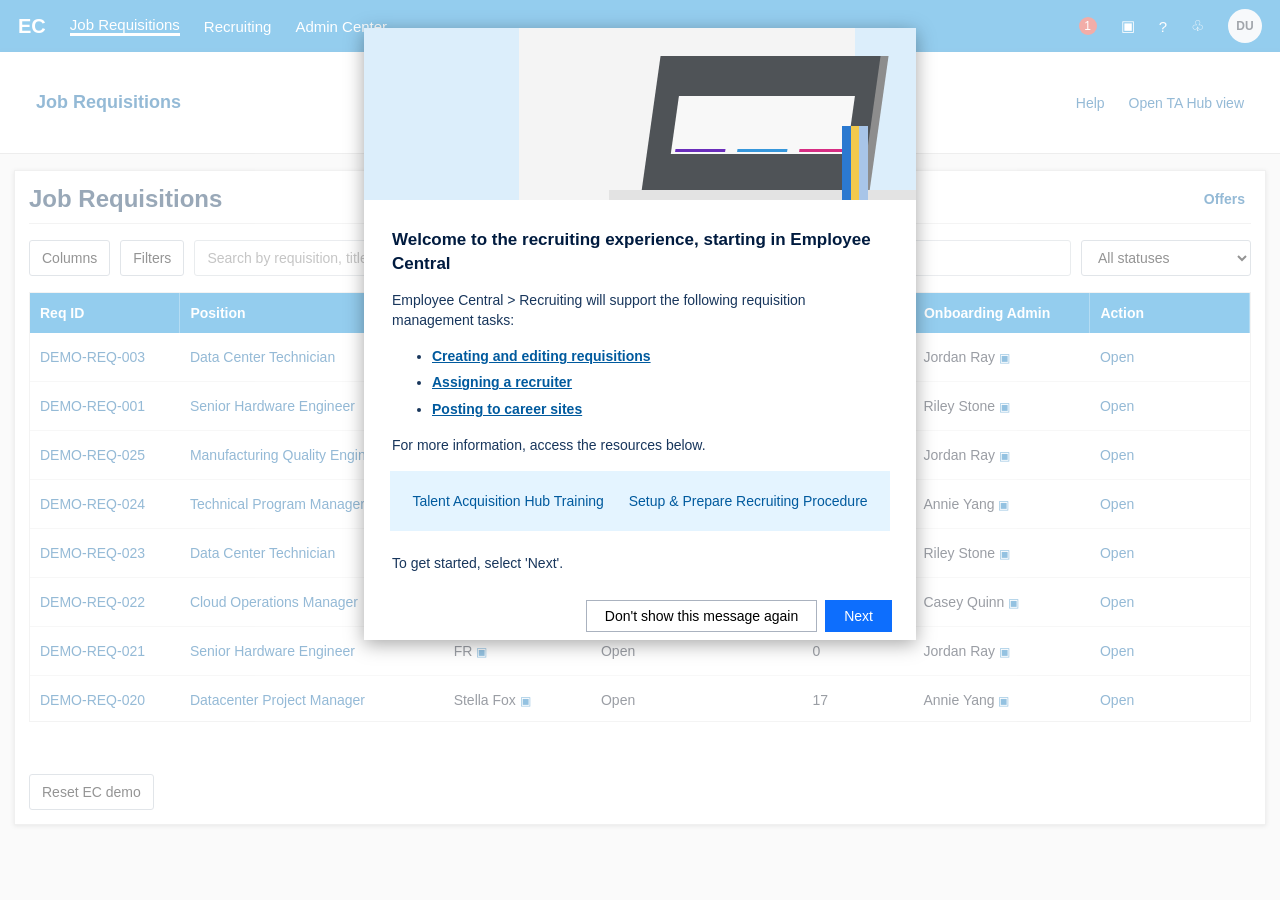
<file: demo-ec.html>
<!doctype html>
<html lang="en"><head><meta charset="utf-8"><meta name="viewport" content="width=device-width,initial-scale=1">
<title>EC · Requisition Management - Synthetic Demo</title><script>
  (() => {
    const param = new URLSearchParams(window.location.search).get("scoutTheme");
    const theme =
      param || (window.matchMedia("(prefers-color-scheme: dark)").matches ? "dark" : "light");
    document.documentElement.setAttribute("data-theme", theme);
  })();
</script>
<link rel="stylesheet" href="demo-theme.css"><link rel="stylesheet" href="demo-ui.css"></head>
<body class="mock-page" data-demo-view="ec"><header class="mock-top">
<div><span class="demo-badge">SYNTHETIC DEMO · OFFLINE</span><h1>EC · Requisition Management</h1>
<p>No real TA Hub or EC connection. All people, requisitions, links and actions on this page are simulated.</p></div>
<a class="mock-button" href="ta-hub-dashboards.html">Back to Command Center</a></header>
<main id="mockContent"></main><script src="demo-data.js"></script><script src="demo-runtime.js"></script></body></html>
</file>
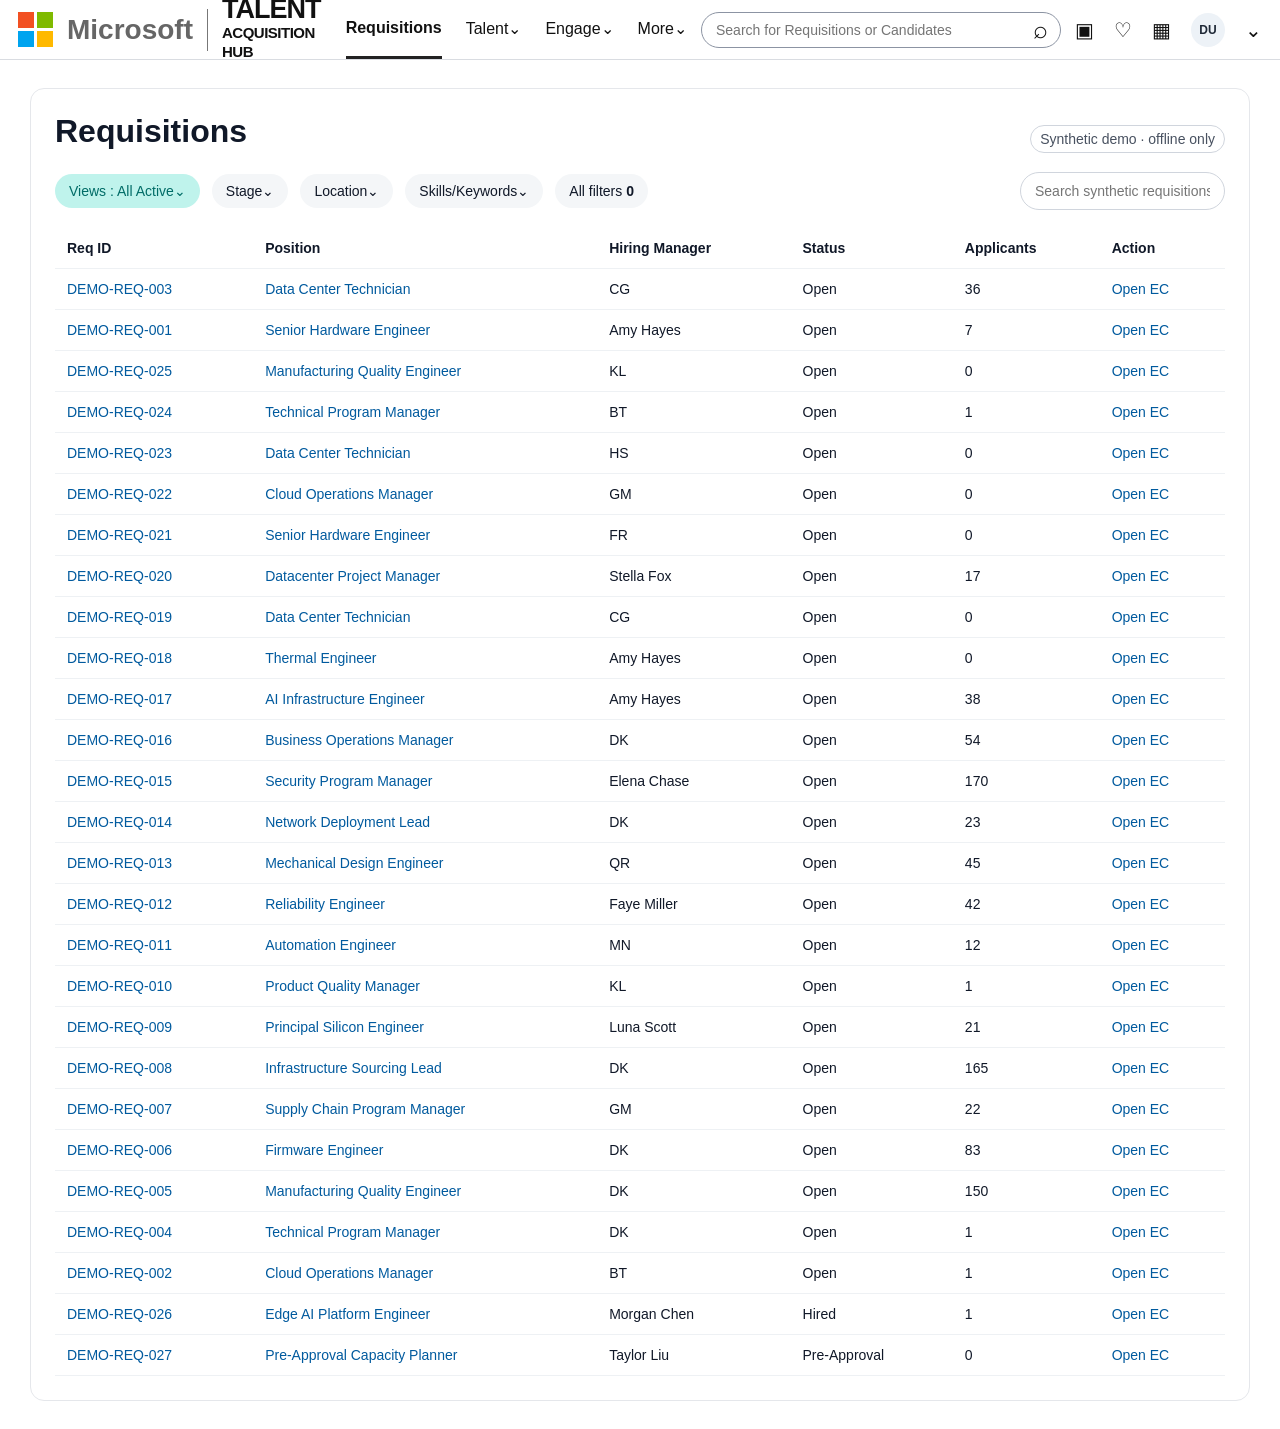
<file: demo-ta-hub.html>
<!doctype html>
<html lang="en"><head><meta charset="utf-8"><meta name="viewport" content="width=device-width,initial-scale=1">
<title>TA Hub - Synthetic Demo</title><script>
  (() => {
    const param = new URLSearchParams(window.location.search).get("scoutTheme");
    const theme =
      param || (window.matchMedia("(prefers-color-scheme: dark)").matches ? "dark" : "light");
    document.documentElement.setAttribute("data-theme", theme);
  })();
</script>
<link rel="stylesheet" href="demo-theme.css"><link rel="stylesheet" href="demo-ui.css"></head>
<body class="mock-page" data-demo-view="ta"><header class="mock-top">
<div><span class="demo-badge">SYNTHETIC DEMO · OFFLINE</span><h1>TA Hub</h1>
<p>No real TA Hub or EC connection. All people, requisitions, links and actions on this page are simulated.</p></div>
<a class="mock-button" href="ta-hub-dashboards.html">Back to Command Center</a></header>
<main id="mockContent"></main><script src="demo-data.js"></script><script src="demo-runtime.js"></script></body></html>
</file>
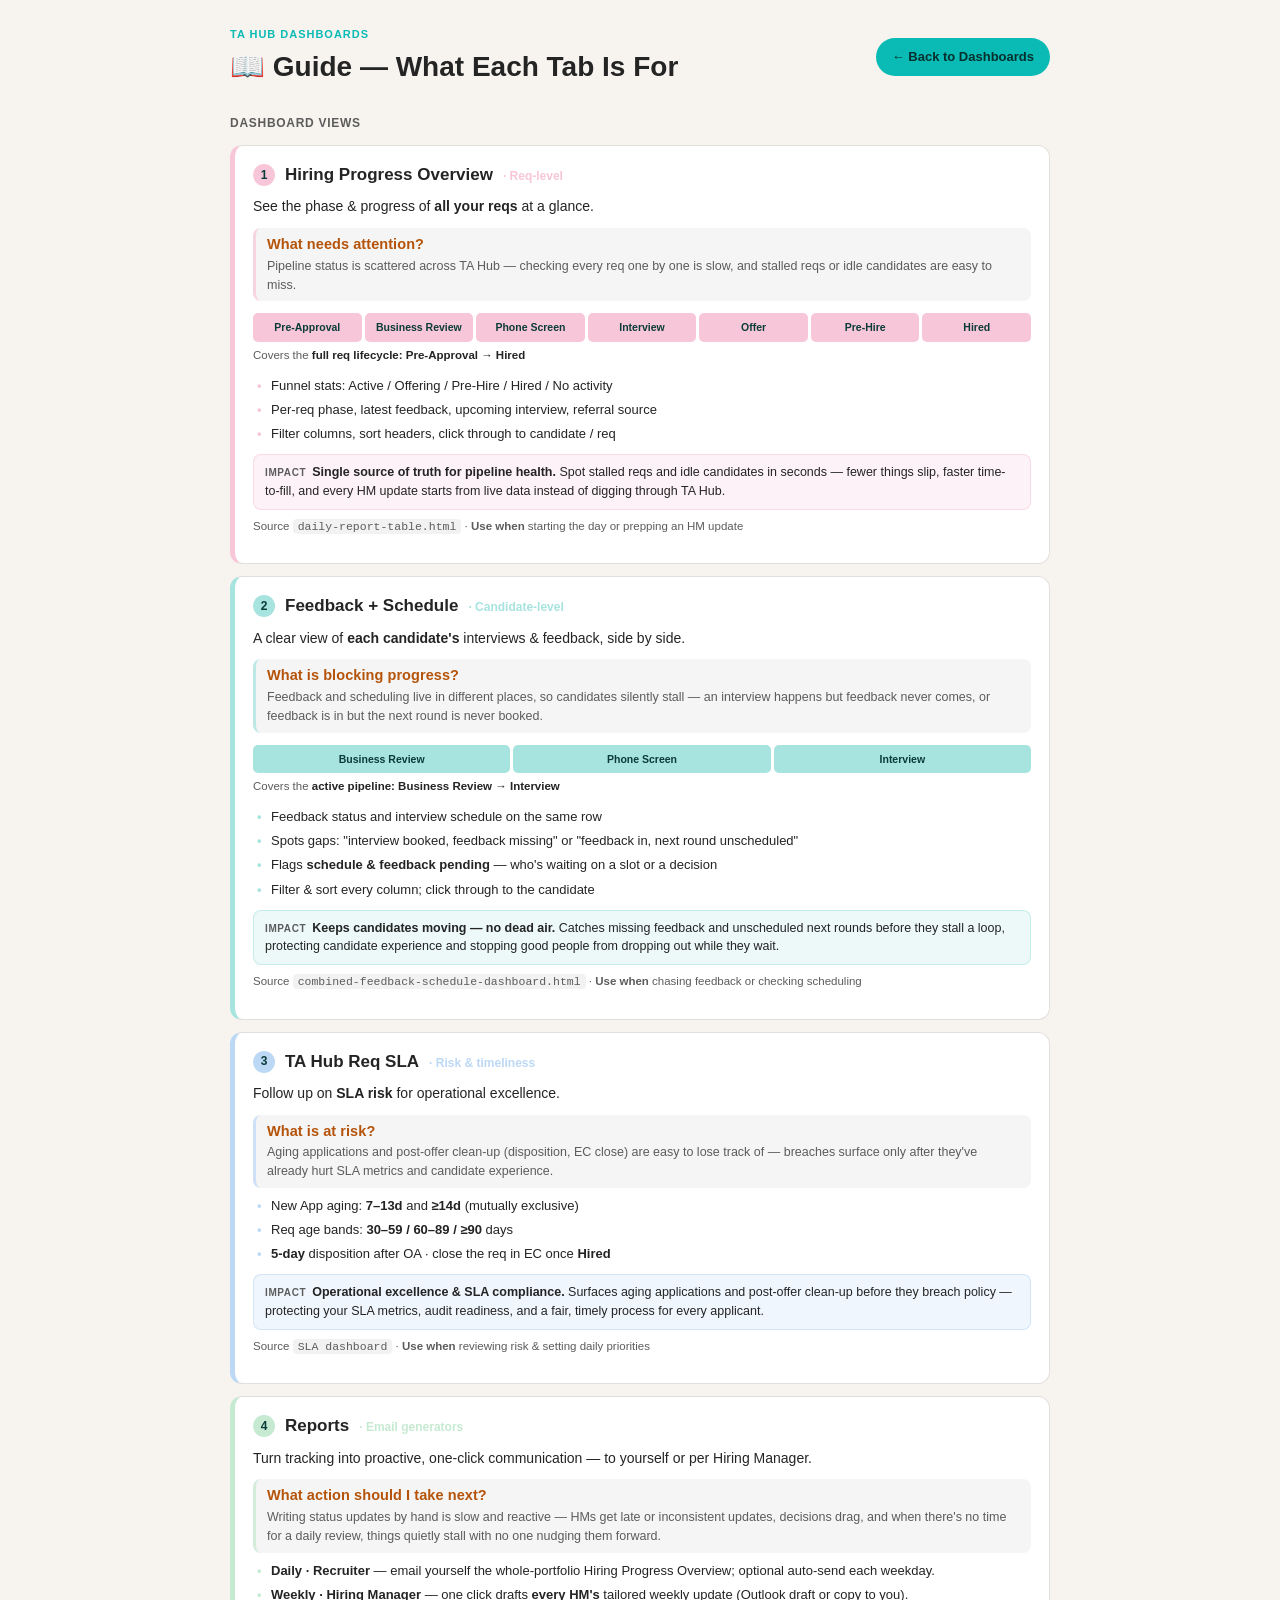
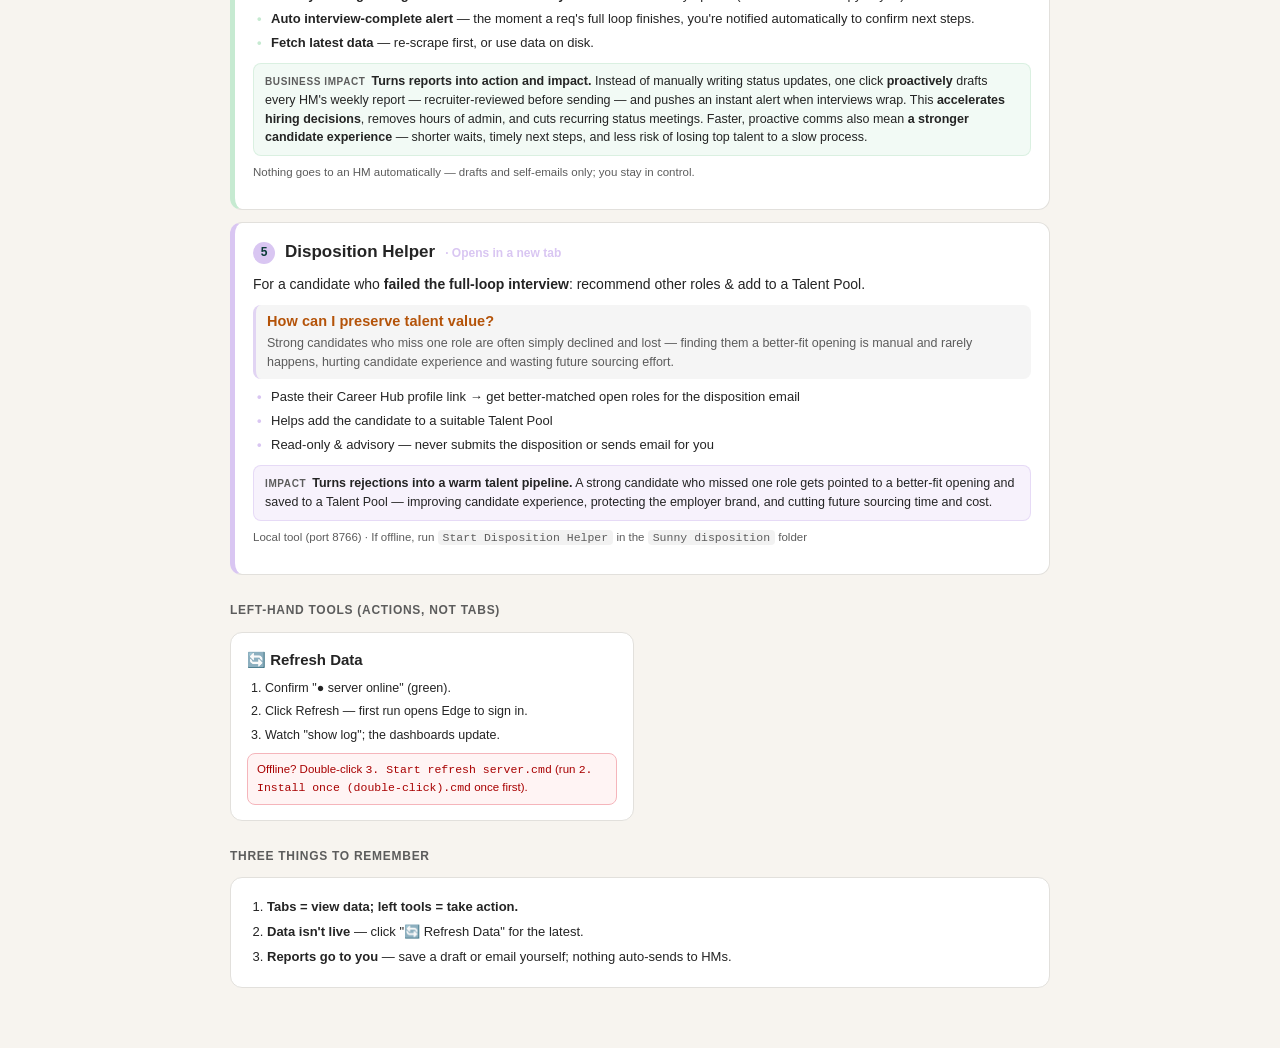
<file: guide.html>
<!doctype html>
<!--
  TA Hub Dashboards — Getting-started guide (guide.html)
  Clean, scannable layout: purpose in one line, a visual pipeline-scope bar per tab,
  and short bullet points instead of long paragraphs.
  Linked from the "Guide" button in ta-hub-dashboards.html; can also be opened standalone.
-->
<html lang="en">
<head>
  <meta charset="utf-8" />
  <meta name="viewport" content="width=device-width" />
  <title>TA Hub Dashboards — Guide</title>
  <script>
    (() => {
      const param = new URLSearchParams(window.location.search).get("scoutTheme");
      const theme = param || (window.matchMedia("(prefers-color-scheme: dark)").matches ? "dark" : "light");
      document.documentElement.setAttribute("data-theme", theme);
    })();
  </script>
  <script>
    // Block accidental page-zoom: touchpad pinch / Ctrl+wheel, and keyboard Ctrl +/-/=.
    // Ctrl+0 (reset to 100%) is intentionally left working. Matches ta-hub-dashboards.html.
    window.addEventListener("wheel", function (e) { if (e.ctrlKey) e.preventDefault(); }, { passive: false });
    window.addEventListener("gesturestart", function (e) { e.preventDefault(); });
    window.addEventListener("keydown", function (e) {
      if ((e.ctrlKey || e.metaKey) && ["+", "-", "=", "_"].includes(e.key)) e.preventDefault();
    }, { passive: false });
  </script>
  <style>
    :root {
      color-scheme: light;
      --cp-bg: #f7f4ef;
      --cp-surface: #ffffff;
      --cp-surface-soft: #f5f5f5;
      --cp-border: #e2e0dc;
      --cp-border-strong: #c8c6c2;
      --cp-text: #242424;
      --cp-text-muted: #5c5c5c;
      --cp-accent: #0abab5;
      --cp-accent-soft: rgba(10, 186, 181, 0.10);
    }
    html[data-theme="dark"] {
      color-scheme: dark;
      --cp-bg: #3d3b3a;
      --cp-surface: #292929;
      --cp-surface-soft: #2e2e2e;
      --cp-border: #474747;
      --cp-border-strong: #5f5f5f;
      --cp-text: #dedede;
      --cp-text-muted: #b0b0b0;
      --cp-accent: #5fe3dd;
      --cp-accent-soft: rgba(95, 227, 221, 0.16);
    }
    * { box-sizing: border-box; }
    body {
      margin: 0;
      background: var(--cp-bg);
      color: var(--cp-text);
      font-family: "Segoe UI", Aptos, Calibri, -apple-system, BlinkMacSystemFont, sans-serif;
      line-height: 1.55;
    }
    .wrap { max-width: 860px; margin: 0 auto; padding: 26px 20px 60px; }

    /* Header */
    .top { display: flex; align-items: center; justify-content: space-between; gap: 14px; margin-bottom: 20px; flex-wrap: wrap; }
    .top h1 { margin: 0; font-size: clamp(21px, 2.8vw, 28px); }
    .top .eyebrow { margin: 0 0 2px; font-size: 11px; font-weight: 800; letter-spacing: .09em; text-transform: uppercase; color: var(--cp-accent); }
    .backlink {
      display: inline-block; padding: 9px 16px; border-radius: 999px;
      background: var(--cp-accent); color: #05302e; font-weight: 800; font-size: 13px;
      text-decoration: none; white-space: nowrap;
    }
    .backlink:hover { filter: brightness(1.05); }

    /* Section label */
    .slabel { margin: 26px 0 12px; font-size: 12px; font-weight: 800; letter-spacing: .06em; text-transform: uppercase; color: var(--cp-text-muted); }

    /* Tab card */
    .card {
      background: var(--cp-surface);
      border: 1px solid var(--cp-border);
      border-left: 5px solid var(--tab, var(--cp-accent));
      border-radius: 12px;
      padding: 16px 18px;
      margin-bottom: 12px;
    }
    .card .head { display: flex; align-items: baseline; gap: 10px; flex-wrap: wrap; }
    .num {
      display: inline-flex; align-items: center; justify-content: center;
      width: 22px; height: 22px; border-radius: 50%;
      background: var(--tab, var(--cp-accent)); color: #0b3b38;
      font-size: 12px; font-weight: 800; flex-shrink: 0; align-self: center;
    }
    html[data-theme="dark"] .num { color: #10302f; }
    .card h2 { margin: 0; font-size: 17px; }
    .card .one { margin: 8px 0 2px; font-size: 14px; color: var(--cp-text); }
    .card .lvl { font-size: 12px; font-weight: 700; color: var(--tab, var(--cp-accent)); }

    /* Pipeline scope bar */
    .scope { margin: 12px 0 10px; }
    .scope .track { display: flex; gap: 3px; }
    .scope .seg {
      flex: 1; text-align: center; font-size: 10.5px; font-weight: 700;
      padding: 5px 3px; border-radius: 5px;
      background: var(--cp-surface-soft); color: var(--cp-text-muted);
      border: 1px solid var(--cp-border);
      white-space: nowrap; overflow: hidden; text-overflow: ellipsis;
    }
    .scope .seg.on { background: var(--tab); color: #0b3b38; border-color: transparent; }
    html[data-theme="dark"] .scope .seg.on { color: #10302f; }
    .scope .cap { margin-top: 5px; font-size: 11.5px; color: var(--cp-text-muted); }
    .scope .cap b { color: var(--cp-text); }

    /* Bullets */
    ul.pts { margin: 8px 0 0; padding-left: 0; list-style: none; }
    ul.pts li { position: relative; padding-left: 18px; margin: 4px 0; font-size: 13px; }
    ul.pts li::before { content: "•"; position: absolute; left: 4px; color: var(--tab, var(--cp-accent)); font-weight: 800; }
    ul.pts li b { color: var(--cp-text); }
    .src { margin-top: 8px; font-size: 11.5px; color: var(--cp-text-muted); }
    .src code { background: rgba(0,0,0,.05); padding: 1px 5px; border-radius: 4px; }
    html[data-theme="dark"] .src code { background: rgba(255,255,255,.08); }
    .impact { margin: 10px 0 2px; padding: 8px 11px; border-radius: 8px; font-size: 12.5px; line-height: 1.5;
      background: color-mix(in srgb, var(--tab, var(--cp-accent)) 22%, var(--cp-surface));
      border: 1px solid color-mix(in srgb, var(--tab, var(--cp-accent)) 55%, transparent); }
    .impact b { color: var(--cp-text); }
    .impact .tag { display: inline-block; font-size: 10px; font-weight: 800; letter-spacing: .06em; text-transform: uppercase; color: var(--cp-text-muted); margin-right: 6px; }
    .problem { margin: 10px 0 2px; padding: 7px 11px; border-radius: 8px; font-size: 12.5px; line-height: 1.5;
      background: var(--cp-surface-soft); border-left: 3px solid color-mix(in srgb, var(--tab, var(--cp-accent)) 70%, transparent); color: var(--cp-text-muted); }
    .problem .tag { display: inline-block; font-size: 10px; font-weight: 800; letter-spacing: .06em; text-transform: uppercase; color: #b45309; margin-right: 6px; }
    html[data-theme="dark"] .problem .tag { color: #fbbf24; }
    .problem .qhead { display: block; font-size: 14.5px; font-weight: 800; letter-spacing: .005em; color: #b45309; margin: 0 0 3px; line-height: 1.3; }
    html[data-theme="dark"] .problem .qhead { color: #fbbf24; }

    /* Tools grid */
    .tools { display: grid; grid-template-columns: 1fr 1fr; gap: 12px; }
    @media (max-width: 640px) { .tools { grid-template-columns: 1fr; } }
    .tool { background: var(--cp-surface); border: 1px solid var(--cp-border); border-radius: 12px; padding: 15px 16px; }
    .tool h3 { margin: 0 0 8px; font-size: 15px; }
    .tool ol { margin: 0; padding-left: 18px; }
    .tool ol li { font-size: 12.5px; margin: 4px 0; }
    .tool .note { margin-top: 8px; font-size: 11.5px; color: #a80000; background: #fff4f4; border: 1px solid #f5b5bb; border-radius: 8px; padding: 7px 9px; }
    html[data-theme="dark"] .tool .note { background: rgba(168,0,0,.18); border-color: #a80000; color: #ffb3b3; }

    /* Key notes */
    .keys { background: var(--cp-surface); border: 1px solid var(--cp-border); border-radius: 12px; padding: 14px 18px; }
    .keys ol { margin: 0; padding-left: 18px; }
    .keys li { font-size: 13px; margin: 5px 0; }
    .keys b { color: var(--cp-text); }
  </style>
</head>
<body>
  <div class="wrap">
    <div class="top">
      <div>
        <p class="eyebrow">TA Hub Dashboards</p>
        <h1>📖 Guide — What Each Tab Is For</h1>
      </div>
      <a class="backlink" href="ta-hub-dashboards.html">← Back to Dashboards</a>
    </div>

    <p class="slabel">Dashboard views</p>

    <!-- Tab 1 -->
    <div class="card" style="--tab:#f7c6d9">
      <div class="head">
        <span class="num">1</span>
        <h2>Hiring Progress Overview</h2>
        <span class="lvl">· Req-level</span>
      </div>
      <p class="one">See the phase &amp; progress of <b>all your reqs</b> at a glance.</p>
      <p class="problem"><span class="qhead">What needs attention?</span>Pipeline status is scattered across TA Hub — checking every req one by one is slow, and stalled reqs or idle candidates are easy to miss.</p>
      <div class="scope">
        <div class="track">
          <span class="seg on">Pre-Approval</span>
          <span class="seg on">Business Review</span>
          <span class="seg on">Phone Screen</span>
          <span class="seg on">Interview</span>
          <span class="seg on">Offer</span>
          <span class="seg on">Pre-Hire</span>
          <span class="seg on">Hired</span>
        </div>
        <p class="cap">Covers the <b>full req lifecycle: Pre-Approval → Hired</b></p>
      </div>
      <ul class="pts">
        <li>Funnel stats: Active / Offering / Pre-Hire / Hired / No activity</li>
        <li>Per-req phase, latest feedback, upcoming interview, referral source</li>
        <li>Filter columns, sort headers, click through to candidate / req</li>
      </ul>
      <p class="impact"><span class="tag">Impact</span><b>Single source of truth for pipeline health.</b> Spot stalled reqs and idle candidates in seconds — fewer things slip, faster time-to-fill, and every HM update starts from live data instead of digging through TA Hub.</p>
      <p class="src">Source <code>daily-report-table.html</code> · <b>Use when</b> starting the day or prepping an HM update</p>
    </div>

    <!-- Tab 2 -->
    <div class="card" style="--tab:#a7e3df">
      <div class="head">
        <span class="num">2</span>
        <h2>Feedback + Schedule</h2>
        <span class="lvl">· Candidate-level</span>
      </div>
      <p class="one">A clear view of <b>each candidate's</b> interviews &amp; feedback, side by side.</p>
      <p class="problem"><span class="qhead">What is blocking progress?</span>Feedback and scheduling live in different places, so candidates silently stall — an interview happens but feedback never comes, or feedback is in but the next round is never booked.</p>
      <div class="scope">
        <div class="track">
          <span class="seg on">Business Review</span>
          <span class="seg on">Phone Screen</span>
          <span class="seg on">Interview</span>
        </div>
        <p class="cap">Covers the <b>active pipeline: Business Review → Interview</b></p>
      </div>
      <ul class="pts">
        <li>Feedback status and interview schedule on the same row</li>
        <li>Spots gaps: "interview booked, feedback missing" or "feedback in, next round unscheduled"</li>
        <li>Flags <b>schedule &amp; feedback pending</b> — who's waiting on a slot or a decision</li>
        <li>Filter &amp; sort every column; click through to the candidate</li>
      </ul>
      <p class="impact"><span class="tag">Impact</span><b>Keeps candidates moving — no dead air.</b> Catches missing feedback and unscheduled next rounds before they stall a loop, protecting candidate experience and stopping good people from dropping out while they wait.</p>
      <p class="src">Source <code>combined-feedback-schedule-dashboard.html</code> · <b>Use when</b> chasing feedback or checking scheduling</p>
    </div>

    <!-- Tab 3 -->
    <div class="card" style="--tab:#bcd8f5">
      <div class="head">
        <span class="num">3</span>
        <h2>TA Hub Req SLA</h2>
        <span class="lvl">· Risk &amp; timeliness</span>
      </div>
      <p class="one">Follow up on <b>SLA risk</b> for operational excellence.</p>
      <p class="problem"><span class="qhead">What is at risk?</span>Aging applications and post-offer clean-up (disposition, EC close) are easy to lose track of — breaches surface only after they've already hurt SLA metrics and candidate experience.</p>
      <ul class="pts">
        <li>New App aging: <b>7–13d</b> and <b>≥14d</b> (mutually exclusive)</li>
        <li>Req age bands: <b>30–59 / 60–89 / ≥90</b> days</li>
        <li><b>5-day</b> disposition after OA · close the req in EC once <b>Hired</b></li>
      </ul>
      <p class="impact"><span class="tag">Impact</span><b>Operational excellence &amp; SLA compliance.</b> Surfaces aging applications and post-offer clean-up before they breach policy — protecting your SLA metrics, audit readiness, and a fair, timely process for every applicant.</p>
      <p class="src">Source <code>SLA dashboard</code> · <b>Use when</b> reviewing risk &amp; setting daily priorities</p>
    </div>

    <!-- Tab 4 -->
    <div class="card" style="--tab:#c6ead1">
      <div class="head">
        <span class="num">4</span>
        <h2>Reports</h2>
        <span class="lvl">· Email generators</span>
      </div>
      <p class="one">Turn tracking into proactive, one-click communication — to yourself or per Hiring Manager.</p>
      <p class="problem"><span class="qhead">What action should I take next?</span>Writing status updates by hand is slow and reactive — HMs get late or inconsistent updates, decisions drag, and when there's no time for a daily review, things quietly stall with no one nudging them forward.</p>
      <ul class="pts">
        <li><b>Daily · Recruiter</b> — email yourself the whole-portfolio Hiring Progress Overview; optional auto-send each weekday.</li>
        <li><b>Weekly · Hiring Manager</b> — one click drafts <b>every HM's</b> tailored weekly update (Outlook draft or copy to you).</li>
        <li><b>Auto interview-complete alert</b> — the moment a req's full loop finishes, you're notified automatically to confirm next steps.</li>
        <li><b>Fetch latest data</b> — re-scrape first, or use data on disk.</li>
      </ul>
      <p class="impact"><span class="tag">Business impact</span><b>Turns reports into action and impact.</b> Instead of manually writing status updates, one click <b>proactively</b> drafts every HM's weekly report — recruiter-reviewed before sending — and pushes an instant alert when interviews wrap. This <b>accelerates hiring decisions</b>, removes hours of admin, and cuts recurring status meetings. Faster, proactive comms also mean <b>a stronger candidate experience</b> — shorter waits, timely next steps, and less risk of losing top talent to a slow process.</p>
      <p class="src">Nothing goes to an HM automatically — drafts and self-emails only; you stay in control.</p>
    </div>

    <!-- Tab 5 -->
    <div class="card" style="--tab:#d9c6f2">
      <div class="head">
        <span class="num">5</span>
        <h2>Disposition Helper</h2>
        <span class="lvl">· Opens in a new tab</span>
      </div>
      <p class="one">For a candidate who <b>failed the full-loop interview</b>: recommend other roles &amp; add to a Talent Pool.</p>
      <p class="problem"><span class="qhead">How can I preserve talent value?</span>Strong candidates who miss one role are often simply declined and lost — finding them a better-fit opening is manual and rarely happens, hurting candidate experience and wasting future sourcing effort.</p>
      <ul class="pts">
        <li>Paste their Career Hub profile link → get better-matched open roles for the disposition email</li>
        <li>Helps add the candidate to a suitable Talent Pool</li>
        <li>Read-only &amp; advisory — never submits the disposition or sends email for you</li>
      </ul>
      <p class="impact"><span class="tag">Impact</span><b>Turns rejections into a warm talent pipeline.</b> A strong candidate who missed one role gets pointed to a better-fit opening and saved to a Talent Pool — improving candidate experience, protecting the employer brand, and cutting future sourcing time and cost.</p>
      <p class="src">Local tool (port 8766) · If offline, run <code>Start Disposition Helper</code> in the <code>Sunny disposition</code> folder</p>
    </div>

    <p class="slabel">Left-hand tools (actions, not tabs)</p>
    <div class="tools">
      <div class="tool">
        <h3>🔄 Refresh Data</h3>
        <ol>
          <li>Confirm "● server online" (green).</li>
          <li>Click Refresh — first run opens Edge to sign in.</li>
          <li>Watch "show log"; the dashboards update.</li>
        </ol>
        <div class="note">Offline? Double-click <code>3. Start refresh server.cmd</code> (run <code>2. Install once (double-click).cmd</code> once first).</div>
      </div>
    </div>

    <p class="slabel">Three things to remember</p>
    <div class="keys">
      <ol>
        <li><b>Tabs = view data; left tools = take action.</b></li>
        <li><b>Data isn't live</b> — click "🔄 Refresh Data" for the latest.</li>
        <li><b>Reports go to you</b> — save a draft or email yourself; nothing auto-sends to HMs.</li>
      </ol>
    </div>
  </div>
</body>
</html>
</file>
<file: demo-theme.css>
:root {
  color-scheme: light;
  --cp-bg: #f7f4ef;
  --cp-bg-elevated: #fcfbf8;
  --cp-surface: #ffffff;
  --cp-surface-soft: #f5f5f5;
  --cp-border: #dedede;
  --cp-border-strong: #919191;
  --cp-text: #242424;
  --cp-text-muted: #5c5c5c;
  --cp-text-soft: #6f6f6f;
  --cp-accent: #b11f4b;
  --cp-accent-hover: #9a1a41;
  --cp-accent-soft: rgba(177, 31, 75, 0.08);
  --cp-accent-fg: #ffffff;
  --cp-success: #16a34a;
  --cp-danger: #dc2626;
  --cp-warning: #f59e0b;
  --cp-link: #0078d4;
  --cp-shadow: 0 18px 48px rgba(0, 0, 0, 0.12);
  --cp-overlay: rgba(255, 255, 255, 0.8);
  --cp-panel: rgba(255, 255, 255, 0.86);
  --cp-panel-strong: rgba(255, 255, 255, 0.96);
  --cp-sheen: rgba(255, 255, 255, 0.55);
  --cp-highlight: rgba(177, 31, 75, 0.12);
}
html[data-theme="dark"] {
  color-scheme: dark;
  --cp-bg: #3d3b3a;
  --cp-bg-elevated: #343231;
  --cp-surface: #292929;
  --cp-surface-soft: #2e2e2e;
  --cp-border: #474747;
  --cp-border-strong: #5f5f5f;
  --cp-text: #dedede;
  --cp-text-muted: #919191;
  --cp-text-soft: #b0b0b0;
  --cp-accent: #fd8ea1;
  --cp-accent-hover: #fb7b91;
  --cp-accent-soft: rgba(253, 142, 161, 0.14);
  --cp-accent-fg: #1a1a1a;
  --cp-success: #4ade80;
  --cp-danger: #f87171;
  --cp-warning: #fbbf24;
  --cp-link: #4da6ff;
  --cp-shadow: 0 18px 48px rgba(0, 0, 0, 0.32);
  --cp-overlay: rgba(41, 41, 41, 0.88);
  --cp-panel: rgba(41, 41, 41, 0.72);
  --cp-panel-strong: rgba(41, 41, 41, 0.96);
  --cp-sheen: rgba(255, 255, 255, 0.04);
  --cp-highlight: rgba(253, 142, 161, 0.12);
}
</file>
<file: demo-ui.css>
*{box-sizing:border-box}
body.mock-page{margin:0;background:#fff;color:#101828;font-family:"Segoe UI",Aptos,Calibri,-apple-system,BlinkMacSystemFont,sans-serif;font-size:14px}
body.mock-page .mock-top{display:none}
a{color:#005a9e;text-decoration:none}a:hover{text-decoration:underline}
button,input,select{font:inherit}button{cursor:pointer}
.ta-header{height:60px;display:flex;align-items:center;gap:14px;padding:0 18px;background:#fff;border-bottom:1px solid #d9dce1;position:sticky;top:0;z-index:20}
.ms-mark{display:grid;grid-template-columns:repeat(2,16px);grid-template-rows:repeat(2,16px);gap:3px}.ms-mark i:nth-child(1){background:#f25022}.ms-mark i:nth-child(2){background:#7fba00}.ms-mark i:nth-child(3){background:#00a4ef}.ms-mark i:nth-child(4){background:#ffb900}
.ms-word{font-size:28px;font-weight:600;color:#666}.ta-divider{height:42px;border-left:1px solid #777}.ta-brand{font-size:27px;line-height:.74;font-weight:800;color:#111;letter-spacing:-1px}.ta-brand b{font-size:15px;letter-spacing:-.5px}
.ta-header nav{display:flex;align-items:center;height:100%;gap:24px;margin-left:10px}.ta-header nav a{height:100%;display:flex;align-items:center;color:#111;font-size:16px;border-bottom:3px solid transparent}.ta-header nav a.active{border-bottom-color:#222;font-weight:600}
.ta-search{height:36px;min-width:360px;max-width:438px;flex:1;display:flex;align-items:center;border:1px solid #8c94a3;border-radius:20px;padding:0 12px;background:#fff}.ta-search input{border:0;outline:0;flex:1}.ta-search span{font-size:25px;line-height:1;color:#111}.ta-icons{display:flex;align-items:center;gap:20px;color:#111;font-size:20px}.avatar-mini,.ec-face{display:inline-flex;align-items:center;justify-content:center;width:34px;height:34px;border-radius:50%;background:#edf2f7;color:#1f2937;font-size:12px;font-weight:700}
.pipeline{padding:24px 0 40px}.pipeline-title{display:flex;align-items:flex-start;justify-content:space-between;padding:0 28px 24px 4px}.pipeline-title h1{font-size:31px;line-height:1.2;margin:0 0 10px;font-weight:650;color:#242424}.pipeline-title p{margin:0;color:#566174;font-size:15px}.round{width:38px;height:38px;border:0;border-radius:50%;background:#f5f7fa;margin-left:8px}.round.mark{color:#8a8500}.dot{display:inline-block;width:10px;height:10px;border-radius:50%;margin:0 5px}.green{background:#2c7a64}.purple{background:#873b86}.blue{background:#0078d4}.calibrate,.kebab,.ec-callout{border:1px solid #b7bdc8;border-radius:22px;background:#fff;padding:8px 14px;margin-left:8px;color:#4c3b70;font-weight:600}.kebab{width:40px}.ec-callout{display:inline-block}
.stage-tabs{display:flex;gap:23px;padding:0 4px;border-bottom:1px solid #e6e9ee;white-space:nowrap;overflow:auto}.stage-tabs button{border:0;background:#fff;border-bottom:3px solid transparent;padding:0 0 13px;color:#344054;font-size:16px}.stage-tabs button.active{color:#111;border-bottom-color:#111;font-weight:650}.stage-tabs b,.candidate-table b,.profile-tabs b,.side-card h2 b,.see-more b{display:inline-flex;align-items:center;justify-content:center;min-width:20px;height:20px;border-radius:8px;background:#d9dee7;color:#536070;font-size:12px;margin-left:4px}
.pipeline-controls{display:flex;align-items:center;gap:14px;padding:20px 4px}.pipeline-controls button,.pipeline-controls select,.pipeline-controls input{height:38px;border:0;background:#f5f7fa;border-radius:19px;padding:0 14px;color:#344054}.pipeline-controls .active{background:#bff3ec;color:#006c67;font-weight:700}.divider{height:38px;border-left:1px solid #cfd5dd}.pipeline-controls input{border:1px solid #e3e7ed;background:#fff;min-width:220px}.pipeline-controls select{min-width:338px;font-weight:600}.view-icons{margin-left:auto;display:flex;gap:10px}.view-icons button{width:40px;padding:0;border:1px solid #ccd2dc;border-radius:50%;background:#fff}.view-icons .selected{background:#e6e9ee}
.pipeline-grid{padding:0 4px}.candidate-table{width:100%;border-collapse:collapse;table-layout:fixed}.candidate-table th{padding:14px 8px;color:#697386;font-weight:650;text-align:left;border-bottom:1px solid #edf0f4}.candidate-table td{padding:14px 8px 18px;border-bottom:1px solid #f0f2f5;vertical-align:top;color:#344054}.candidate-table th:nth-child(1),.candidate-table td:nth-child(1){width:42px}.candidate-table th:nth-child(2),.candidate-table td:nth-child(2){width:38%}.candidate-table small{display:block;color:#475467;line-height:1.6;font-size:14px}.applicant-cell{display:flex;gap:16px;color:#101828}.person-avatar{flex:none;display:inline-flex;align-items:center;justify-content:center;width:42px;height:42px;border-radius:50%;background:#287963;color:#fff;font-weight:700;font-size:16px}.person-avatar.large{width:80px;height:80px;background:#505a70;font-size:31px}.feedback-stack{display:flex;align-items:center;gap:4px;min-height:34px}.fb{display:inline-flex;align-items:center;justify-content:center;width:34px;height:34px;border-radius:50%;color:#fff;font-size:14px;font-weight:800}.fb-0{background:#a04282}.fb-1{background:#247a65}.fb-2{background:#118799}.fb-3{background:#963844}.fb-4{background:#8d8600}.fb-more{background:#d6dae1;color:#485160}.empty-row,.mock-empty{color:#667085;padding:22px;text-align:center}.synthetic-foot{color:#697386;margin:12px 8px}.demo-corner{border:1px solid #d0d5dd;border-radius:14px;padding:5px 9px;color:#485160;background:#fff}
.req-directory,.missing-card{margin:28px auto;max-width:1220px;border:1px solid #e5e7eb;border-radius:14px;background:#fff;padding:24px}.dir-title{display:flex;justify-content:space-between;align-items:center}.dir-title h1{font-size:32px;margin:0 0 14px}.pipeline-tools{display:flex;gap:12px;align-items:center;margin:8px 0 18px}.pipeline-tools .pill{background:#f4f6f8;border-radius:18px;padding:9px 14px}.pipeline-tools .pill.active{background:#bff3ec;color:#006c67}.pipeline-tools input{height:38px;border:1px solid #d0d5dd;border-radius:19px;padding:0 14px;margin-left:auto}.pipeline-table{width:100%;border-collapse:collapse}.pipeline-table th,.pipeline-table td{padding:12px;text-align:left;border-bottom:1px solid #eef1f4}
.candidate-view{padding:14px 15px 48px}.crumb{display:flex;gap:8px;align-items:center;height:35px;color:#005a9e}.action-row{display:flex;align-items:center;gap:8px;margin:16px 0 32px}.action-row button,.action-row .arrow,.side-title button,.see-more,.ec-profile-link{height:38px;border:1px solid #b7bdc8;border-radius:19px;background:#fff;color:#4c3b70;padding:0 13px;font-weight:600}.ec-profile-link{display:inline-flex;align-items:center}.action-row .star{width:38px;padding:0;color:#111}.action-row .spacer{flex:1}.action-row .arrow{width:34px;display:inline-flex;align-items:center;justify-content:center;border:0;background:#f7f8fa;color:#101828}.action-row .disabled{opacity:.35;pointer-events:none}
.profile-columns{display:grid;grid-template-columns:minmax(540px,57%) minmax(340px,40%);gap:34px}.profile-hero{display:flex;gap:18px;position:relative;background:#e7fbfc;border-radius:18px 18px 0 0;padding:16px}.profile-hero h1{margin:0 0 4px;font-size:30px}.profile-hero h2{margin:0 0 4px;font-size:16px}.profile-hero p{margin:8px 0;color:#0b2d47}.profile-hero button{width:38px;height:38px;border:0;border-radius:50%;background:#eef2f6}.req-status{margin:16px 0 18px;padding:20px 18px;border-radius:22px;background:#f7f8fa;border:1px solid #e5e7eb;display:flex;align-items:center;gap:8px;font-size:18px}.req-status span{background:#a8d8ff;color:#005a9e;border-radius:5px;padding:4px 6px;font-size:14px}.req-status button{margin-left:auto;border:0;background:transparent}
.profile-tabs{display:flex;gap:28px;border-bottom:1px solid #dfe3e8;overflow:auto}.profile-tabs button{border:0;background:#fff;padding:10px 0 13px;font-size:16px;color:#344054;border-bottom:3px solid transparent}.profile-tabs button.active{font-weight:700;color:#111;border-bottom-color:#111}.sub-tabs{display:flex;gap:4px;margin:18px 0}.sub-tabs button,.side-pills span{border:0;border-radius:15px;background:#f5f6f8;padding:6px 10px}.sub-tabs .active,.side-pills span:first-child{outline:1px solid #aab2bf;background:#e5e8ee}.content-card,.side-card{background:#fff;border:1px solid #e5e7eb;border-radius:16px;padding:16px;margin-bottom:16px}.content-card h2,.side-card h2{margin:0 0 14px}.content-card dl{display:grid;grid-template-columns:190px 1fr;gap:6px 16px}.content-card dt{font-weight:650}.content-card dd{margin:0 0 8px;color:#344054}.right-col .side-card{padding:16px 16px 18px}.side-title{display:flex;align-items:center;justify-content:space-between}.side-pills{display:flex;background:#f5f6f8;border-radius:16px;padding:4px;margin-bottom:12px}.side-card p{display:flex;align-items:center;gap:8px}.side-card p button,.match-row i{margin-left:auto;border:0;border-radius:50%;background:#f7f8fa;width:32px;height:32px}.match-row{display:flex;gap:10px;align-items:flex-start;color:#005a9e;padding:9px 0}.match-row small{display:block;color:#596579;margin-top:6px}.briefcase{width:40px;height:40px;border-radius:50%;background:#5b66cc;color:#fff;display:inline-flex;align-items:center;justify-content:center;flex:none}.compact{min-height:62px}
.mock-table-wrap{overflow:auto}.mock-table{width:100%;border-collapse:collapse}.mock-table th,.mock-table td{padding:11px;border-bottom:1px solid #eef1f4;text-align:left}.mock-table th{color:#667085}
.mock-toast{position:fixed;right:22px;bottom:22px;background:#182230;color:#fff;border-radius:10px;padding:12px 16px;box-shadow:0 8px 22px rgba(0,0,0,.18);opacity:0;transform:translateY(10px);transition:.18s;z-index:1000}.mock-toast.show{opacity:1;transform:translateY(0)}
.ec-top{height:52px;background:#0088d7;color:#fff;display:flex;align-items:center;gap:24px;padding:0 18px;font-size:15px}.ec-logo{font-size:20px;font-weight:700}.ec-top nav{display:flex;gap:24px;height:100%;align-items:center}.ec-top a{color:#fff}.ec-top .active{border-bottom:3px solid #fff}.ec-fill{flex:1}.ec-badge{background:#e13b2f;border-radius:50%;min-width:18px;height:18px;display:inline-flex;align-items:center;justify-content:center;font-size:12px}.ec-underbar{height:102px;background:#fff;border-bottom:1px solid #d6d6d6;box-shadow:0 2px 6px rgba(0,0,0,.16);display:flex;align-items:center;gap:18px;padding:0 36px;color:#005a9e}.ec-underbar b{font-size:18px}.ec-underbar button{margin-left:auto;border:0;background:transparent;color:#005a9e}
.ec-page{background:#f3f3f3;min-height:calc(100vh - 154px);padding:16px 14px 42px}.ec-panel{background:#fff;border:1px solid #ddd;box-shadow:0 1px 4px rgba(0,0,0,.18);padding:14px}.ec-title{display:flex;align-items:center;border-bottom:1px solid #e4e4e4;padding-bottom:10px}.ec-title h1{margin:0;font-size:24px;color:#0b3155}.ec-title button{margin-left:auto;border:0;background:#fff;color:#005a9e;font-weight:600}.ec-toolbar{display:flex;gap:10px;align-items:center;padding:16px 0}.ec-toolbar input{flex:1;height:36px;border:1px solid #ccd2d8;border-radius:3px;padding:0 12px}.ec-toolbar button,.ec-toolbar select,#resetEc{height:36px;border:1px solid #b8c2cc;background:#fff;border-radius:3px;padding:0 12px}.ec-table-wrap{max-height:430px;overflow:auto;border:1px solid #e4e4e4}.ec-table{width:100%;border-collapse:collapse;background:#fff}.ec-table th{background:#0088d7;color:#fff;text-align:left;padding:12px 10px;border-right:1px solid rgba(255,255,255,.3)}.ec-table td{padding:16px 10px;border-bottom:1px solid #eee}.mini-card{color:#006eb7;font-size:12px}.ec-table button{border:1px solid #0078d4;background:#fff;color:#006eb7;border-radius:3px;padding:6px 10px}#ecMessage{min-height:24px;color:#0b6a36;font-weight:600}
.welcome-scrim{position:fixed;inset:0;background:rgba(255,255,255,.58);z-index:100;display:flex;align-items:flex-start;justify-content:center;padding-top:28px}.welcome-modal{width:552px;background:#fff;box-shadow:0 4px 18px rgba(0,0,0,.35);color:#18365c}.welcome-art{height:172px;background:linear-gradient(90deg,#dceefb 0 28%,#f4f4f4 28% 89%,#dceefb 89%);position:relative;overflow:hidden}.monitor{position:absolute;left:287px;top:28px;width:220px;height:136px;background:#4f5357;transform:skewX(-8deg);box-shadow:8px 0 0 #8d8d8d}.monitor:after{content:"";position:absolute;left:24px;top:40px;width:176px;height:58px;background:#f8f8f8}.monitor i{position:absolute;top:93px;width:50px;height:3px;z-index:2}.monitor i:nth-child(1){left:28px;background:#6a2dbb}.monitor i:nth-child(2){left:90px;background:#3797db}.monitor i:nth-child(3){left:152px;background:#d72d83}.desk{position:absolute;left:245px;right:0;bottom:0;height:10px;background:#e3e3e3}.books{position:absolute;right:48px;bottom:0;width:26px;height:74px;background:linear-gradient(90deg,#2b79d0 0 33%,#f2c94c 33% 66%,#a8c5e8 66%)}
.welcome-modal h2{font-size:17px;line-height:1.4;color:#001b3f;margin:28px 28px 14px}.welcome-modal p,.welcome-modal ul{margin:0 28px 16px;line-height:1.45}.welcome-modal li{margin:6px 0}.welcome-modal li a{font-weight:700;text-decoration:underline}.welcome-links{margin:0 26px 22px;background:#e4f4ff;display:flex;justify-content:space-around;padding:22px 10px}.welcome-modal footer{display:flex;justify-content:flex-end;gap:8px;padding:10px 24px 8px}.welcome-modal footer button{height:32px;border:1px solid #aab2bf;background:#fff;padding:0 18px}.welcome-modal footer .next{background:#0d6efd;color:#fff;border-color:#0d6efd}
@media(max-width:900px){.ta-search{display:none}.profile-columns{grid-template-columns:1fr}.pipeline-controls{flex-wrap:wrap}.ta-header nav{gap:10px}.ta-brand,.ms-word{font-size:20px}}
</file>
